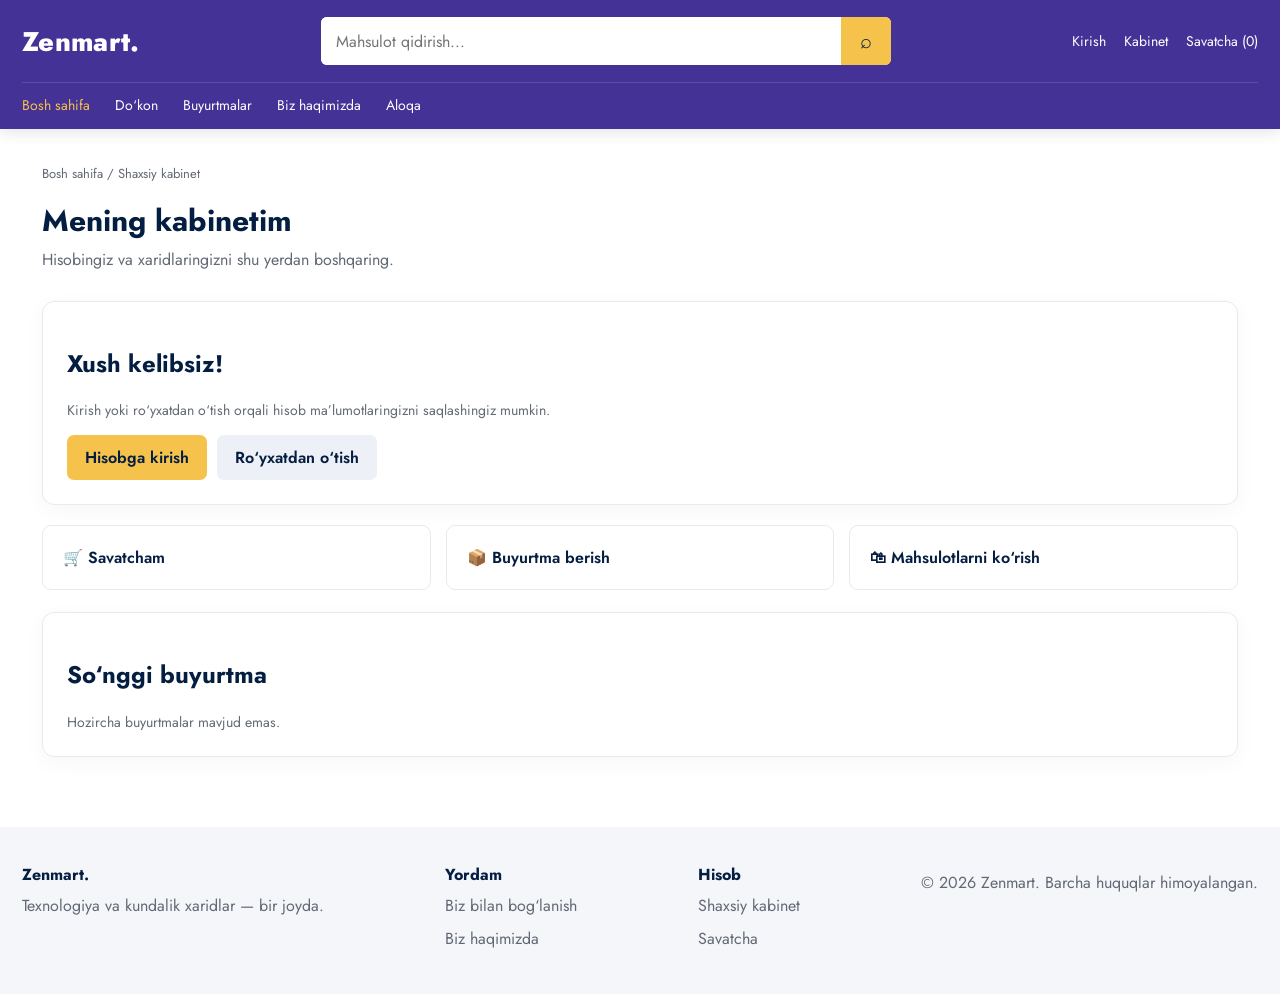
<file: mypage/mypagee.html>
<!DOCTYPE html>
<html lang="uz"><head><meta charset="UTF-8"><meta name="viewport" content="width=device-width, initial-scale=1.0"><title>Mening kabinetim | Zenmart</title><link rel="stylesheet" href="../public/css/pages.css"></head><body>
<header class="site-header"><div class="head-wrap"><div class="head-top"><a class="logo" href="../index.html">Zenmart.</a><form class="search" action="../product/allpr.html"><input name="q" placeholder="Mahsulot qidirish..." aria-label="Mahsulot qidirish"><button aria-label="Qidirish">⌕</button></form><div class="head-actions"><a href="../other/login.html">Kirish</a><a class="active" href="mypagee.html">Kabinet</a><a href="../order/cart.html">Savatcha (<span data-cart-count>0</span>)</a></div></div><nav class="nav-links"><a href="../index.html">Bosh sahifa</a><a href="../product/allpr.html">Do‘kon</a><a href="../order/cart.html">Buyurtmalar</a><a href="../other/about.html">Biz haqimizda</a><a href="../other/contact.html">Aloqa</a></nav></div></header>
<main class="page"><div class="crumb"><a href="../index.html">Bosh sahifa</a> / Shaxsiy kabinet</div><h1 class="page-title">Mening kabinetim</h1><p class="lead">Hisobingiz va xaridlaringizni shu yerdan boshqaring.</p><section class="panel" style="margin-bottom:20px"><h2 id="profile-name">Xush kelibsiz!</h2><p id="profile-email" class="muted">Kirish yoki ro‘yxatdan o‘tish orqali hisob ma’lumotlaringizni saqlashingiz mumkin.</p><div style="display:flex;gap:10px;flex-wrap:wrap;margin-top:15px"><a class="btn gold" href="../other/login.html">Hisobga kirish</a><a class="btn light" href="../other/singuo.html">Ro‘yxatdan o‘tish</a><button id="logout" class="btn light hidden" type="button">Chiqish</button></div></section><div class="profile-links"><a href="../order/cart.html">🛒 Savatcham</a><a href="../order/checkout.html">📦 Buyurtma berish</a><a href="../product/allpr.html">🛍 Mahsulotlarni ko‘rish</a></div><section class="panel" style="margin-top:22px"><h2>So‘nggi buyurtma</h2><div id="last-order" class="muted">Hozircha buyurtmalar mavjud emas.</div></section></main>
<footer class="site-footer"><div class="foot-wrap"><div><b>Zenmart.</b><p>Texnologiya va kundalik xaridlar — bir joyda.</p></div><div><b>Yordam</b><p><a href="../other/contact.html">Biz bilan bog‘lanish</a></p><p><a href="../other/about.html">Biz haqimizda</a></p></div><div><b>Hisob</b><p><a href="mypagee.html">Shaxsiy kabinet</a></p><p><a href="../order/cart.html">Savatcha</a></p></div><div><p>© 2026 Zenmart. Barcha huquqlar himoyalangan.</p></div></div></footer>
<script>
  try{const user=JSON.parse(localStorage.getItem('zenmart-user')||'null');if(user){document.querySelector('#profile-name').textContent='Xush kelibsiz, '+(user.name||'mijoz')+'!';document.querySelector('#profile-email').textContent=user.email||'';document.querySelector('#logout').classList.remove('hidden')}const order=JSON.parse(localStorage.getItem('zenmart-last-order')||'null');if(order){document.querySelector('#last-order').innerHTML=`<p>Buyurtma raqami: <b>${order.number||'—'}</b></p><p>Sana: ${new Date(order.date).toLocaleString('uz-UZ')}</p><p>Mahsulotlar: ${(order.items||[]).reduce((s,x)=>s+Number(x.qty||0),0)} ta · Jami: <b>$${Number(order.total||0).toFixed(2)}</b></p><a class="btn light" href="../order/resived.html">Buyurtma tafsilotlari</a>`}}catch(e){document.querySelector('#last-order').textContent='Ma’lumotlarni o‘qishda xatolik yuz berdi.'}document.querySelector('#logout').addEventListener('click',()=>{localStorage.removeItem('zenmart-user');location.reload()});
</script><script src="../public/js/store.js"></script></body></html>
</file>
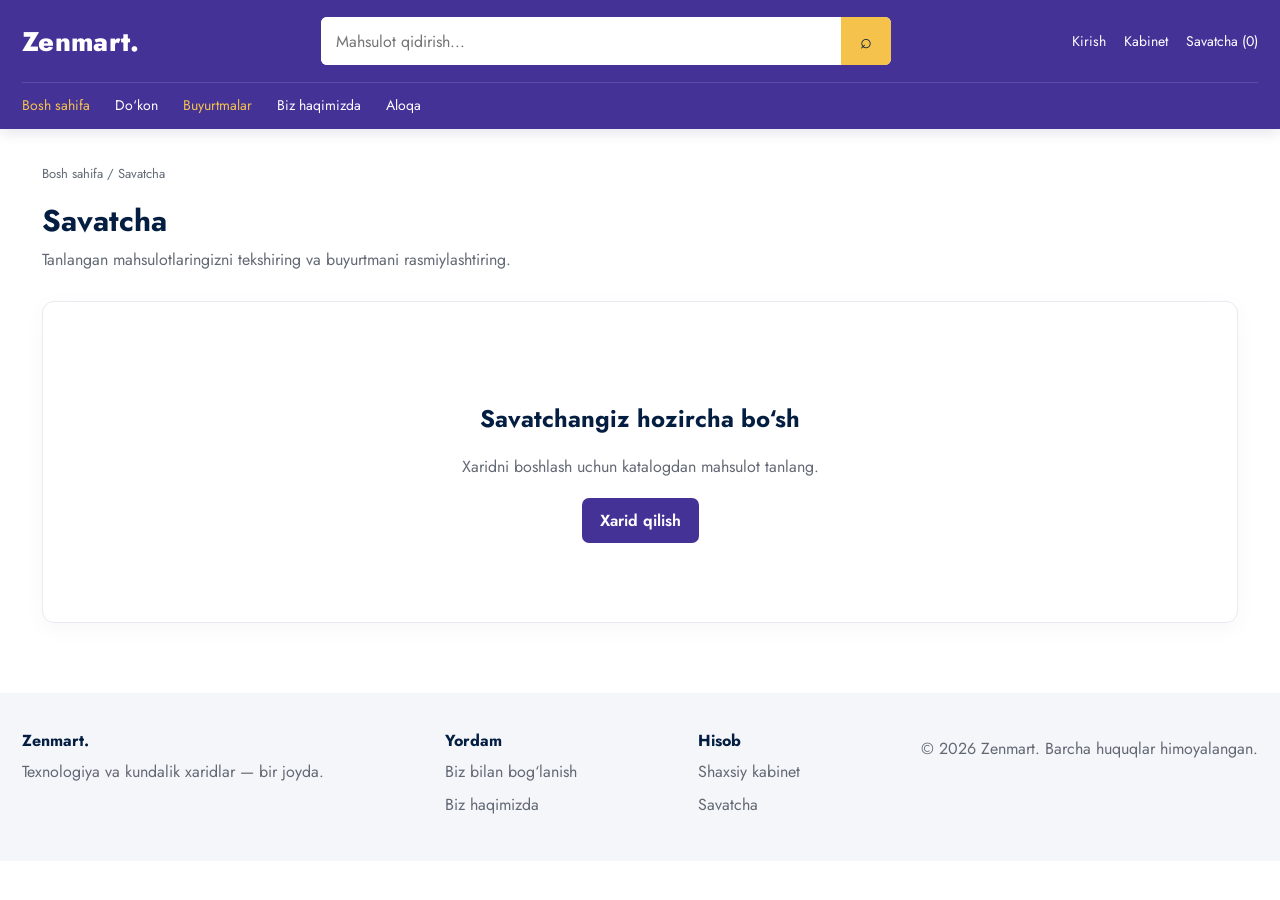
<file: order/cart.html>
<!DOCTYPE html>
<html lang="uz"><head><meta charset="UTF-8"><meta name="viewport" content="width=device-width, initial-scale=1.0"><title>Savatcha | Zenmart</title><link rel="stylesheet" href="../public/css/pages.css"></head><body>
<header class="site-header"><div class="head-wrap"><div class="head-top"><a class="logo" href="../index.html">Zenmart.</a><form class="search" action="../product/allpr.html"><input name="q" placeholder="Mahsulot qidirish..." aria-label="Mahsulot qidirish"><button aria-label="Qidirish">⌕</button></form><div class="head-actions"><a href="../other/login.html">Kirish</a><a href="../mypage/mypagee.html">Kabinet</a><a class="active" href="cart.html">Savatcha (<span class="basket_count" data-cart-count>0</span>)</a></div></div><nav class="nav-links"><a href="../index.html">Bosh sahifa</a><a href="../product/allpr.html">Do‘kon</a><a class="active" href="cart.html">Buyurtmalar</a><a href="../other/about.html">Biz haqimizda</a><a href="../other/contact.html">Aloqa</a></nav></div></header>
<main class="page"><div class="crumb"><a href="../index.html">Bosh sahifa</a> / Savatcha</div><h1 class="page-title">Savatcha</h1><p class="lead">Tanlangan mahsulotlaringizni tekshiring va buyurtmani rasmiylashtiring.</p><section class="panel"><div id="cart-items"></div><div id="cart-summary" class="summary hidden"><div><span>Oraliq jami</span><b id="subtotal">$0.00</b></div><div><span>Yetkazib berish</span><b>Bepul</b></div><div style="font-size:20px;border-top:1px solid var(--line);margin-top:7px;padding-top:15px"><b>Jami</b><b id="total">$0.00</b></div><a class="btn gold full" style="margin-top:12px" href="checkout.html">Buyurtmani rasmiylashtirish</a></div></section></main>
<footer class="site-footer"><div class="foot-wrap"><div><b>Zenmart.</b><p>Texnologiya va kundalik xaridlar — bir joyda.</p></div><div><b>Yordam</b><p><a href="../other/contact.html">Biz bilan bog‘lanish</a></p><p><a href="../other/about.html">Biz haqimizda</a></p></div><div><b>Hisob</b><p><a href="../mypage/mypagee.html">Shaxsiy kabinet</a></p><p><a href="cart.html">Savatcha</a></p></div><div><p>© 2026 Zenmart. Barcha huquqlar himoyalangan.</p></div></div></footer><script src="../public/js/store.js"></script></body></html>
</file>
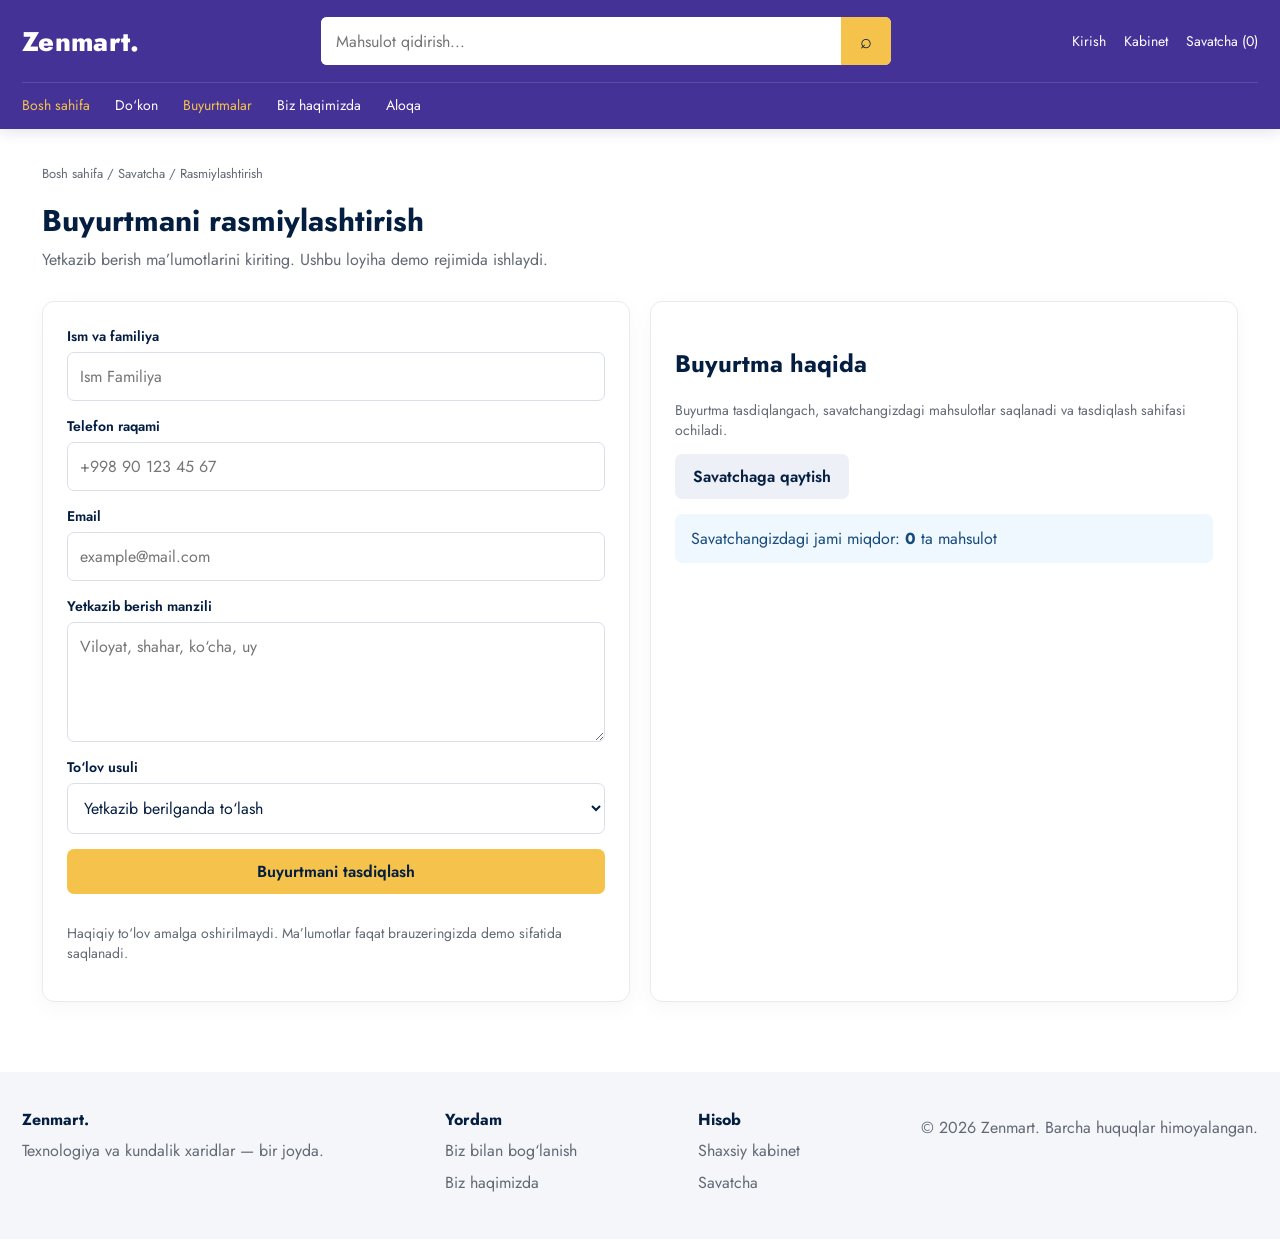
<file: order/checkout.html>
<!DOCTYPE html>
<html lang="uz"><head><meta charset="UTF-8"><meta name="viewport" content="width=device-width, initial-scale=1.0"><title>Buyurtmani rasmiylashtirish | Zenmart</title><link rel="stylesheet" href="../public/css/pages.css"></head><body>
<header class="site-header"><div class="head-wrap"><div class="head-top"><a class="logo" href="../index.html">Zenmart.</a><form class="search" action="../product/allpr.html"><input name="q" placeholder="Mahsulot qidirish..." aria-label="Mahsulot qidirish"><button aria-label="Qidirish">⌕</button></form><div class="head-actions"><a href="../other/login.html">Kirish</a><a href="../mypage/mypagee.html">Kabinet</a><a href="cart.html">Savatcha (<span class="basket_count" data-cart-count>0</span>)</a></div></div><nav class="nav-links"><a href="../index.html">Bosh sahifa</a><a href="../product/allpr.html">Do‘kon</a><a class="active" href="cart.html">Buyurtmalar</a><a href="../other/about.html">Biz haqimizda</a><a href="../other/contact.html">Aloqa</a></nav></div></header>
<main class="page"><div class="crumb"><a href="../index.html">Bosh sahifa</a> / <a href="cart.html">Savatcha</a> / Rasmiylashtirish</div><h1 class="page-title">Buyurtmani rasmiylashtirish</h1><p class="lead">Yetkazib berish ma’lumotlarini kiriting. Ushbu loyiha demo rejimida ishlaydi.</p><div class="two-col"><form class="panel form" onsubmit="zmCheckout(event)"><div class="field"><label for="customer-name">Ism va familiya</label><input id="customer-name" name="name" required autocomplete="name" placeholder="Ism Familiya"></div><div class="field"><label for="customer-phone">Telefon raqami</label><input id="customer-phone" name="phone" required type="tel" autocomplete="tel" placeholder="+998 90 123 45 67"></div><div class="field"><label for="customer-email">Email</label><input id="customer-email" name="email" required type="email" autocomplete="email" placeholder="example@mail.com"></div><div class="field"><label for="customer-address">Yetkazib berish manzili</label><textarea id="customer-address" name="address" required autocomplete="street-address" placeholder="Viloyat, shahar, ko‘cha, uy"></textarea></div><div class="field"><label for="payment">To‘lov usuli</label><select id="payment" name="payment"><option>Yetkazib berilganda to‘lash</option><option>Bank kartasi (demo)</option></select></div><button class="btn gold" type="submit">Buyurtmani tasdiqlash</button><p class="muted">Haqiqiy to‘lov amalga oshirilmaydi. Ma’lumotlar faqat brauzeringizda demo sifatida saqlanadi.</p></form><aside class="panel"><h2>Buyurtma haqida</h2><p class="muted">Buyurtma tasdiqlangach, savatchangizdagi mahsulotlar saqlanadi va tasdiqlash sahifasi ochiladi.</p><a class="btn light" href="cart.html">Savatchaga qaytish</a><div class="notice">Savatchangizdagi jami miqdor: <b data-cart-count>0</b> ta mahsulot</div></aside></div></main>
<footer class="site-footer"><div class="foot-wrap"><div><b>Zenmart.</b><p>Texnologiya va kundalik xaridlar — bir joyda.</p></div><div><b>Yordam</b><p><a href="../other/contact.html">Biz bilan bog‘lanish</a></p><p><a href="../other/about.html">Biz haqimizda</a></p></div><div><b>Hisob</b><p><a href="../mypage/mypagee.html">Shaxsiy kabinet</a></p><p><a href="cart.html">Savatcha</a></p></div><div><p>© 2026 Zenmart. Barcha huquqlar himoyalangan.</p></div></div></footer><script src="../public/js/store.js"></script></body></html>
</file>
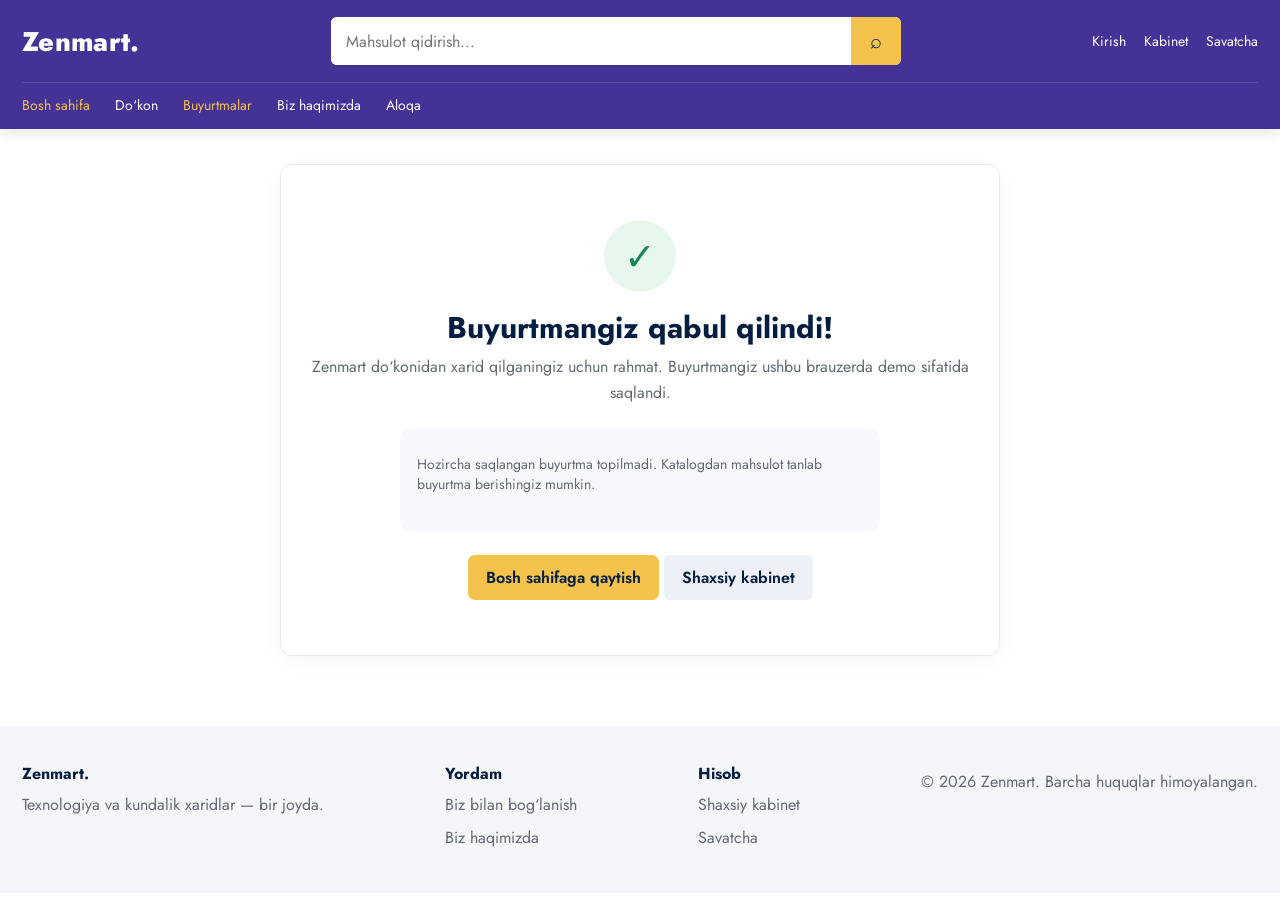
<file: order/resived.html>
<!DOCTYPE html>
<html lang="uz"><head><meta charset="UTF-8"><meta name="viewport" content="width=device-width, initial-scale=1.0"><title>Buyurtma qabul qilindi | Zenmart</title><link rel="stylesheet" href="../public/css/pages.css"><style>.success-mark{width:72px;height:72px;border-radius:50%;display:grid;place-items:center;background:#e8f7ee;color:#198754;font-size:38px;margin:0 auto 18px}.success-card{max-width:720px;margin:20px auto}.order-detail{max-width:480px;margin:24px auto;text-align:left;background:#f7f8fb;border-radius:9px;padding:17px}.order-detail div{display:flex;justify-content:space-between;gap:15px;padding:6px 0}</style></head><body>
<header class="site-header"><div class="head-wrap"><div class="head-top"><a class="logo" href="../index.html">Zenmart.</a><form class="search" action="../product/allpr.html"><input name="q" placeholder="Mahsulot qidirish..." aria-label="Mahsulot qidirish"><button aria-label="Qidirish">⌕</button></form><div class="head-actions"><a href="../other/login.html">Kirish</a><a href="../mypage/mypagee.html">Kabinet</a><a href="cart.html">Savatcha</a></div></div><nav class="nav-links"><a href="../index.html">Bosh sahifa</a><a href="../product/allpr.html">Do‘kon</a><a class="active" href="cart.html">Buyurtmalar</a><a href="../other/about.html">Biz haqimizda</a><a href="../other/contact.html">Aloqa</a></nav></div></header>
<main class="page"><div class="panel empty success-card"><div class="success-mark">✓</div><h1 class="page-title">Buyurtmangiz qabul qilindi!</h1><p class="lead">Zenmart do‘konidan xarid qilganingiz uchun rahmat. Buyurtmangiz ushbu brauzerda demo sifatida saqlandi.</p><div id="order-info" class="order-detail"><p class="muted">Buyurtma ma’lumotlari yuklanmoqda...</p></div><a class="btn gold" href="../index.html">Bosh sahifaga qaytish</a> <a class="btn light" href="../mypage/mypagee.html">Shaxsiy kabinet</a></div></main>
<footer class="site-footer"><div class="foot-wrap"><div><b>Zenmart.</b><p>Texnologiya va kundalik xaridlar — bir joyda.</p></div><div><b>Yordam</b><p><a href="../other/contact.html">Biz bilan bog‘lanish</a></p><p><a href="../other/about.html">Biz haqimizda</a></p></div><div><b>Hisob</b><p><a href="../mypage/mypagee.html">Shaxsiy kabinet</a></p><p><a href="cart.html">Savatcha</a></p></div><div><p>© 2026 Zenmart. Barcha huquqlar himoyalangan.</p></div></div></footer>
<script>
  try{const order=JSON.parse(localStorage.getItem('zenmart-last-order')||'null');const box=document.querySelector('#order-info');if(order){box.innerHTML=`<div><span>Buyurtma raqami</span><b>${order.number||'—'}</b></div><div><span>Sana</span><b>${new Date(order.date).toLocaleString('uz-UZ')}</b></div><div><span>Mahsulotlar</span><b>${(order.items||[]).reduce((s,x)=>s+Number(x.qty||0),0)} ta</b></div><div><span>Jami</span><b>$${Number(order.total||0).toFixed(2)}</b></div>`}else{box.innerHTML='<p class="muted">Hozircha saqlangan buyurtma topilmadi. Katalogdan mahsulot tanlab buyurtma berishingiz mumkin.</p>'}}catch(error){document.querySelector('#order-info').textContent='Buyurtma ma’lumotlarini o‘qib bo‘lmadi.'}
</script><script src="../public/js/store.js"></script></body></html>
</file>
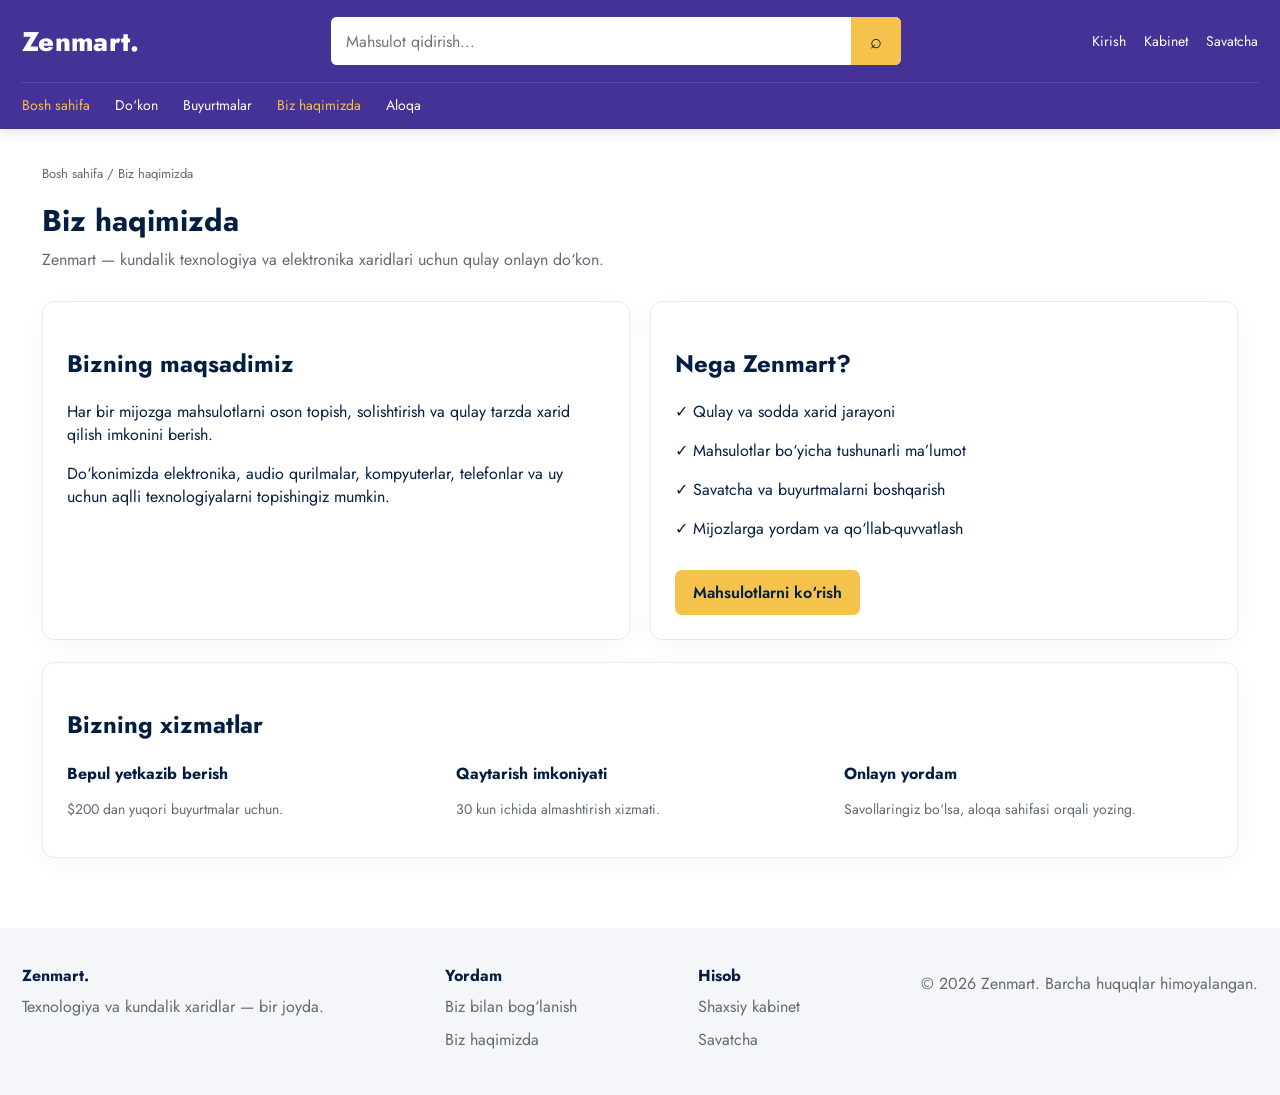
<file: other/about.html>
<!DOCTYPE html>
<html lang="uz"><head><meta charset="UTF-8"><meta name="viewport" content="width=device-width, initial-scale=1.0"><title>Biz haqimizda | Zenmart</title><link rel="stylesheet" href="../public/css/pages.css"></head><body>
<header class="site-header"><div class="head-wrap"><div class="head-top"><a class="logo" href="../index.html">Zenmart.</a><form class="search" action="../product/allpr.html"><input name="q" placeholder="Mahsulot qidirish..." aria-label="Mahsulot qidirish"><button aria-label="Qidirish">⌕</button></form><div class="head-actions"><a href="login.html">Kirish</a><a href="../mypage/mypagee.html">Kabinet</a><a href="../order/cart.html">Savatcha</a></div></div><nav class="nav-links"><a href="../index.html">Bosh sahifa</a><a href="../product/allpr.html">Do‘kon</a><a href="../order/cart.html">Buyurtmalar</a><a class="active" href="about.html">Biz haqimizda</a><a href="contact.html">Aloqa</a></nav></div></header>
<main class="page"><div class="crumb"><a href="../index.html">Bosh sahifa</a> / Biz haqimizda</div><h1 class="page-title">Biz haqimizda</h1><p class="lead">Zenmart — kundalik texnologiya va elektronika xaridlari uchun qulay onlayn do‘kon.</p><section class="two-col"><article class="panel"><h2>Bizning maqsadimiz</h2><p>Har bir mijozga mahsulotlarni oson topish, solishtirish va qulay tarzda xarid qilish imkonini berish.</p><p>Do‘konimizda elektronika, audio qurilmalar, kompyuterlar, telefonlar va uy uchun aqlli texnologiyalarni topishingiz mumkin.</p></article><article class="panel"><h2>Nega Zenmart?</h2><p>✓ Qulay va sodda xarid jarayoni</p><p>✓ Mahsulotlar bo‘yicha tushunarli ma’lumot</p><p>✓ Savatcha va buyurtmalarni boshqarish</p><p>✓ Mijozlarga yordam va qo‘llab-quvvatlash</p><a class="btn gold" style="margin-top:14px" href="../product/allpr.html">Mahsulotlarni ko‘rish</a></article></section><section class="panel" style="margin-top:22px"><h2>Bizning xizmatlar</h2><div class="grid"><div><b>Bepul yetkazib berish</b><p class="muted">$200 dan yuqori buyurtmalar uchun.</p></div><div><b>Qaytarish imkoniyati</b><p class="muted">30 kun ichida almashtirish xizmati.</p></div><div><b>Onlayn yordam</b><p class="muted">Savollaringiz bo‘lsa, aloqa sahifasi orqali yozing.</p></div></div></section></main>
<footer class="site-footer"><div class="foot-wrap"><div><b>Zenmart.</b><p>Texnologiya va kundalik xaridlar — bir joyda.</p></div><div><b>Yordam</b><p><a href="contact.html">Biz bilan bog‘lanish</a></p><p><a href="about.html">Biz haqimizda</a></p></div><div><b>Hisob</b><p><a href="../mypage/mypagee.html">Shaxsiy kabinet</a></p><p><a href="../order/cart.html">Savatcha</a></p></div><div><p>© 2026 Zenmart. Barcha huquqlar himoyalangan.</p></div></div></footer><script src="../public/js/store.js"></script></body></html>
</file>
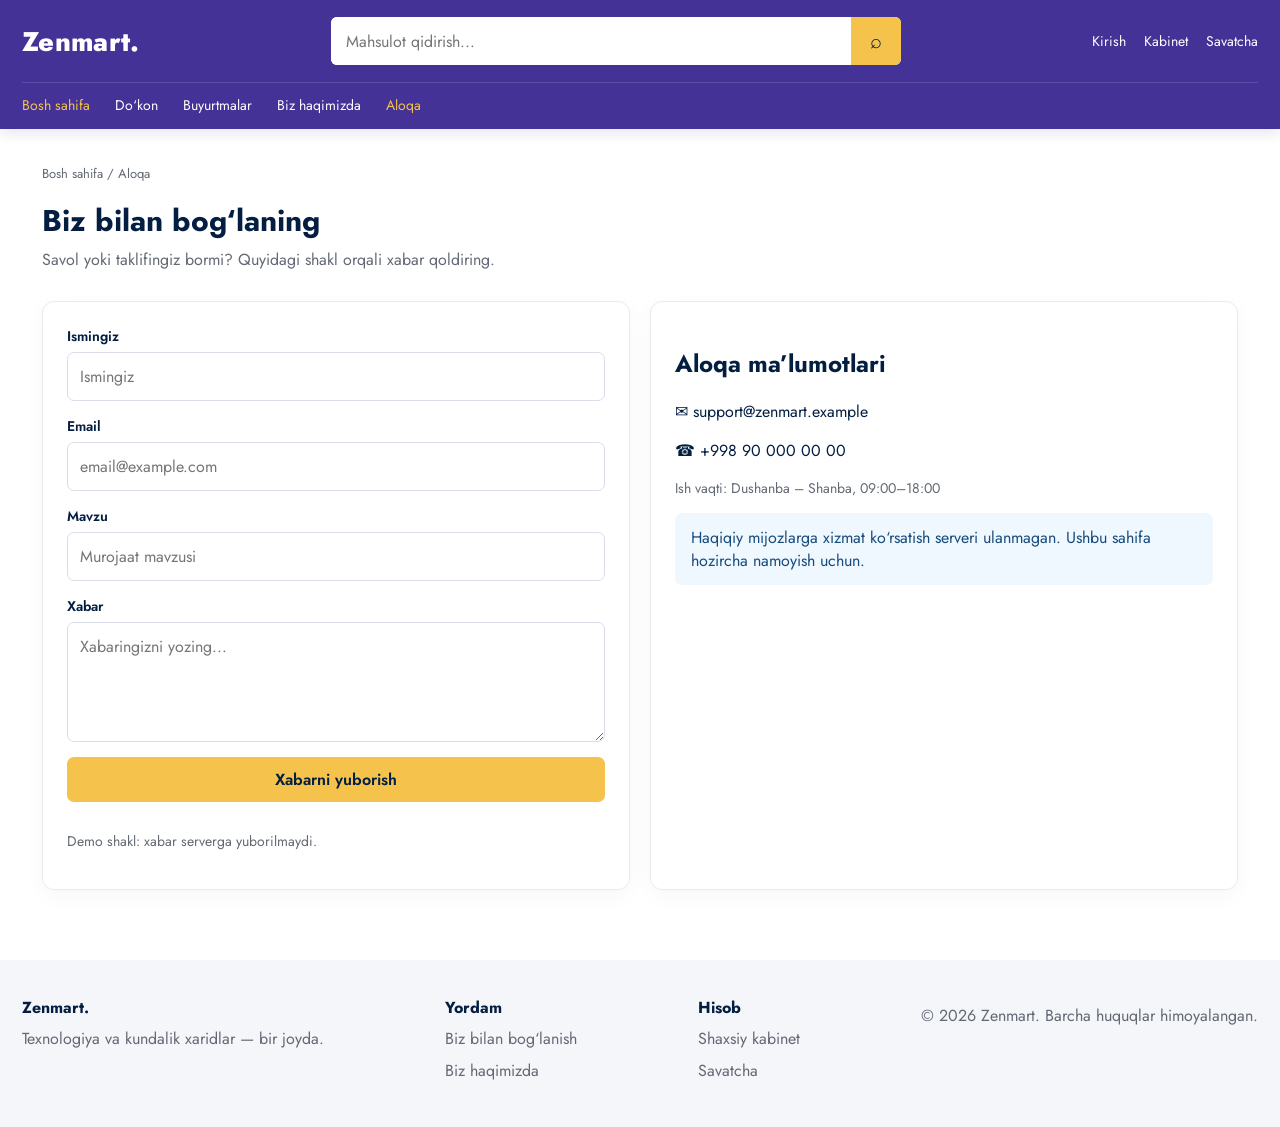
<file: other/contact.html>
<!DOCTYPE html>
<html lang="uz"><head><meta charset="UTF-8"><meta name="viewport" content="width=device-width, initial-scale=1.0"><title>Aloqa | Zenmart</title><link rel="stylesheet" href="../public/css/pages.css"></head><body>
<header class="site-header"><div class="head-wrap"><div class="head-top"><a class="logo" href="../index.html">Zenmart.</a><form class="search" action="../product/allpr.html"><input name="q" placeholder="Mahsulot qidirish..." aria-label="Mahsulot qidirish"><button aria-label="Qidirish">⌕</button></form><div class="head-actions"><a href="login.html">Kirish</a><a href="../mypage/mypagee.html">Kabinet</a><a href="../order/cart.html">Savatcha</a></div></div><nav class="nav-links"><a href="../index.html">Bosh sahifa</a><a href="../product/allpr.html">Do‘kon</a><a href="../order/cart.html">Buyurtmalar</a><a href="about.html">Biz haqimizda</a><a class="active" href="contact.html">Aloqa</a></nav></div></header>
<main class="page"><div class="crumb"><a href="../index.html">Bosh sahifa</a> / Aloqa</div><h1 class="page-title">Biz bilan bog‘laning</h1><p class="lead">Savol yoki taklifingiz bormi? Quyidagi shakl orqali xabar qoldiring.</p><div class="two-col"><form id="contact-form" class="panel form"><div class="field"><label for="contact-name">Ismingiz</label><input id="contact-name" required placeholder="Ismingiz"></div><div class="field"><label for="contact-email">Email</label><input id="contact-email" required type="email" placeholder="email@example.com"></div><div class="field"><label for="contact-subject">Mavzu</label><input id="contact-subject" required placeholder="Murojaat mavzusi"></div><div class="field"><label for="contact-message">Xabar</label><textarea id="contact-message" required placeholder="Xabaringizni yozing..."></textarea></div><button class="btn gold" type="submit">Xabarni yuborish</button><p id="contact-status" class="muted" aria-live="polite">Demo shakl: xabar serverga yuborilmaydi.</p></form><aside class="panel"><h2>Aloqa ma’lumotlari</h2><p>✉ support@zenmart.example</p><p>☎ +998 90 000 00 00</p><p class="muted">Ish vaqti: Dushanba – Shanba, 09:00–18:00</p><div class="notice">Haqiqiy mijozlarga xizmat ko‘rsatish serveri ulanmagan. Ushbu sahifa hozircha namoyish uchun.</div></aside></div></main>
<footer class="site-footer"><div class="foot-wrap"><div><b>Zenmart.</b><p>Texnologiya va kundalik xaridlar — bir joyda.</p></div><div><b>Yordam</b><p><a href="contact.html">Biz bilan bog‘lanish</a></p><p><a href="about.html">Biz haqimizda</a></p></div><div><b>Hisob</b><p><a href="../mypage/mypagee.html">Shaxsiy kabinet</a></p><p><a href="../order/cart.html">Savatcha</a></p></div><div><p>© 2026 Zenmart. Barcha huquqlar himoyalangan.</p></div></div></footer><script>document.querySelector('#contact-form').addEventListener('submit',event=>{event.preventDefault();document.querySelector('#contact-status').textContent='Rahmat! Xabaringiz demo rejimida qabul qilindi.';document.querySelector('#contact-status').classList.add('notice','success');event.currentTarget.reset()})</script><script src="../public/js/store.js"></script></body></html>
</file>
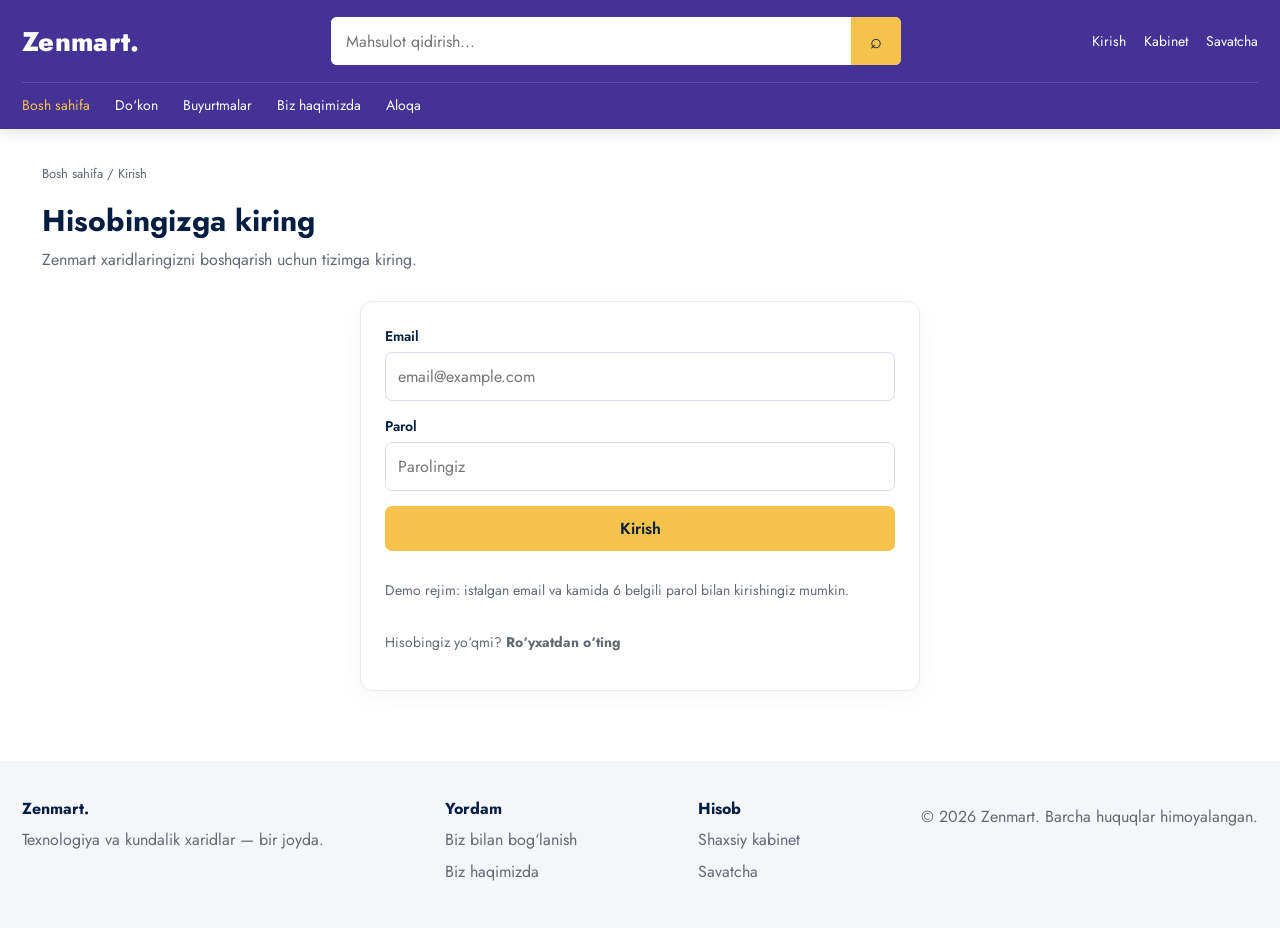
<file: other/login.html>
<!DOCTYPE html>
<html lang="uz"><head><meta charset="UTF-8"><meta name="viewport" content="width=device-width, initial-scale=1.0"><title>Hisobga kirish | Zenmart</title><link rel="stylesheet" href="../public/css/pages.css"></head><body>
<header class="site-header"><div class="head-wrap"><div class="head-top"><a class="logo" href="../index.html">Zenmart.</a><form class="search" action="../product/allpr.html"><input name="q" placeholder="Mahsulot qidirish..." aria-label="Mahsulot qidirish"><button aria-label="Qidirish">⌕</button></form><div class="head-actions"><a class="active" href="login.html">Kirish</a><a href="../mypage/mypagee.html">Kabinet</a><a href="../order/cart.html">Savatcha</a></div></div><nav class="nav-links"><a href="../index.html">Bosh sahifa</a><a href="../product/allpr.html">Do‘kon</a><a href="../order/cart.html">Buyurtmalar</a><a href="about.html">Biz haqimizda</a><a href="contact.html">Aloqa</a></nav></div></header>
<main class="page"><div class="crumb"><a href="../index.html">Bosh sahifa</a> / Kirish</div><h1 class="page-title">Hisobingizga kiring</h1><p class="lead">Zenmart xaridlaringizni boshqarish uchun tizimga kiring.</p><section class="panel" style="max-width:560px;margin:auto"><form id="login-form" class="form"><div class="field"><label for="login-email">Email</label><input id="login-email" type="email" required autocomplete="email" placeholder="email@example.com"></div><div class="field"><label for="login-password">Parol</label><input id="login-password" type="password" required minlength="6" autocomplete="current-password" placeholder="Parolingiz"></div><button class="btn gold" type="submit">Kirish</button><p id="login-status" class="muted" aria-live="polite">Demo rejim: istalgan email va kamida 6 belgili parol bilan kirishingiz mumkin.</p></form><p class="muted" style="margin-top:18px">Hisobingiz yo‘qmi? <a href="singuo.html"><b>Ro‘yxatdan o‘ting</b></a></p></section></main>
<footer class="site-footer"><div class="foot-wrap"><div><b>Zenmart.</b><p>Texnologiya va kundalik xaridlar — bir joyda.</p></div><div><b>Yordam</b><p><a href="contact.html">Biz bilan bog‘lanish</a></p><p><a href="about.html">Biz haqimizda</a></p></div><div><b>Hisob</b><p><a href="../mypage/mypagee.html">Shaxsiy kabinet</a></p><p><a href="../order/cart.html">Savatcha</a></p></div><div><p>© 2026 Zenmart. Barcha huquqlar himoyalangan.</p></div></div></footer><script>document.querySelector('#login-form').addEventListener('submit',event=>{event.preventDefault();const email=document.querySelector('#login-email').value.trim();const old=JSON.parse(localStorage.getItem('zenmart-user')||'null');const user={name:old?.email===email?old.name:(email.split('@')[0]||'Mijoz'),email};localStorage.setItem('zenmart-user',JSON.stringify(user));location.href='../mypage/mypagee.html'})</script><script src="../public/js/store.js"></script></body></html>
</file>
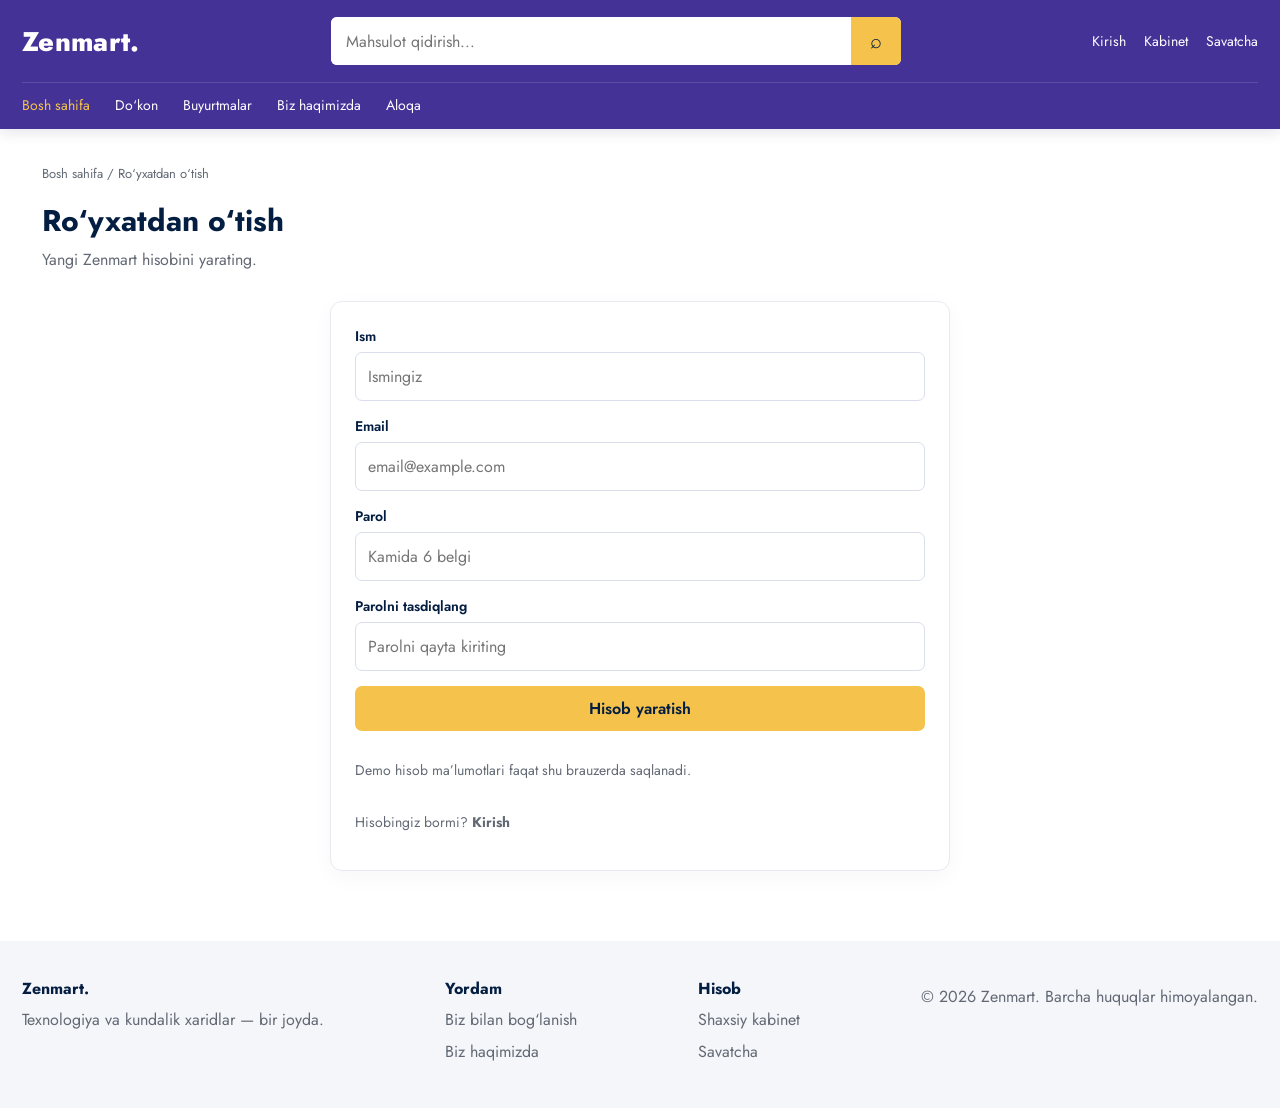
<file: other/singuo.html>
<!DOCTYPE html>
<html lang="uz"><head><meta charset="UTF-8"><meta name="viewport" content="width=device-width, initial-scale=1.0"><title>Ro‘yxatdan o‘tish | Zenmart</title><link rel="stylesheet" href="../public/css/pages.css"></head><body>
<header class="site-header"><div class="head-wrap"><div class="head-top"><a class="logo" href="../index.html">Zenmart.</a><form class="search" action="../product/allpr.html"><input name="q" placeholder="Mahsulot qidirish..." aria-label="Mahsulot qidirish"><button aria-label="Qidirish">⌕</button></form><div class="head-actions"><a href="login.html">Kirish</a><a href="../mypage/mypagee.html">Kabinet</a><a href="../order/cart.html">Savatcha</a></div></div><nav class="nav-links"><a href="../index.html">Bosh sahifa</a><a href="../product/allpr.html">Do‘kon</a><a href="../order/cart.html">Buyurtmalar</a><a href="about.html">Biz haqimizda</a><a href="contact.html">Aloqa</a></nav></div></header>
<main class="page"><div class="crumb"><a href="../index.html">Bosh sahifa</a> / Ro‘yxatdan o‘tish</div><h1 class="page-title">Ro‘yxatdan o‘tish</h1><p class="lead">Yangi Zenmart hisobini yarating.</p><section class="panel" style="max-width:620px;margin:auto"><form id="register-form" class="form"><div class="field"><label for="register-name">Ism</label><input id="register-name" required autocomplete="name" placeholder="Ismingiz"></div><div class="field"><label for="register-email">Email</label><input id="register-email" type="email" required autocomplete="email" placeholder="email@example.com"></div><div class="field"><label for="register-password">Parol</label><input id="register-password" type="password" required minlength="6" autocomplete="new-password" placeholder="Kamida 6 belgi"></div><div class="field"><label for="register-confirm">Parolni tasdiqlang</label><input id="register-confirm" type="password" required minlength="6" autocomplete="new-password" placeholder="Parolni qayta kiriting"></div><button class="btn gold" type="submit">Hisob yaratish</button><p id="register-status" class="muted" aria-live="polite">Demo hisob ma’lumotlari faqat shu brauzerda saqlanadi.</p></form><p class="muted" style="margin-top:18px">Hisobingiz bormi? <a href="login.html"><b>Kirish</b></a></p></section></main>
<footer class="site-footer"><div class="foot-wrap"><div><b>Zenmart.</b><p>Texnologiya va kundalik xaridlar — bir joyda.</p></div><div><b>Yordam</b><p><a href="contact.html">Biz bilan bog‘lanish</a></p><p><a href="about.html">Biz haqimizda</a></p></div><div><b>Hisob</b><p><a href="../mypage/mypagee.html">Shaxsiy kabinet</a></p><p><a href="../order/cart.html">Savatcha</a></p></div><div><p>© 2026 Zenmart. Barcha huquqlar himoyalangan.</p></div></div></footer><script>document.querySelector('#register-form').addEventListener('submit',event=>{event.preventDefault();const name=document.querySelector('#register-name').value.trim();const email=document.querySelector('#register-email').value.trim();const password=document.querySelector('#register-password').value;const confirm=document.querySelector('#register-confirm').value;if(password!==confirm){document.querySelector('#register-status').textContent='Parollar mos kelmadi. Qayta tekshiring.';return}localStorage.setItem('zenmart-user',JSON.stringify({name,email}));location.href='../mypage/mypagee.html'})</script><script src="../public/js/store.js"></script></body></html>
</file>
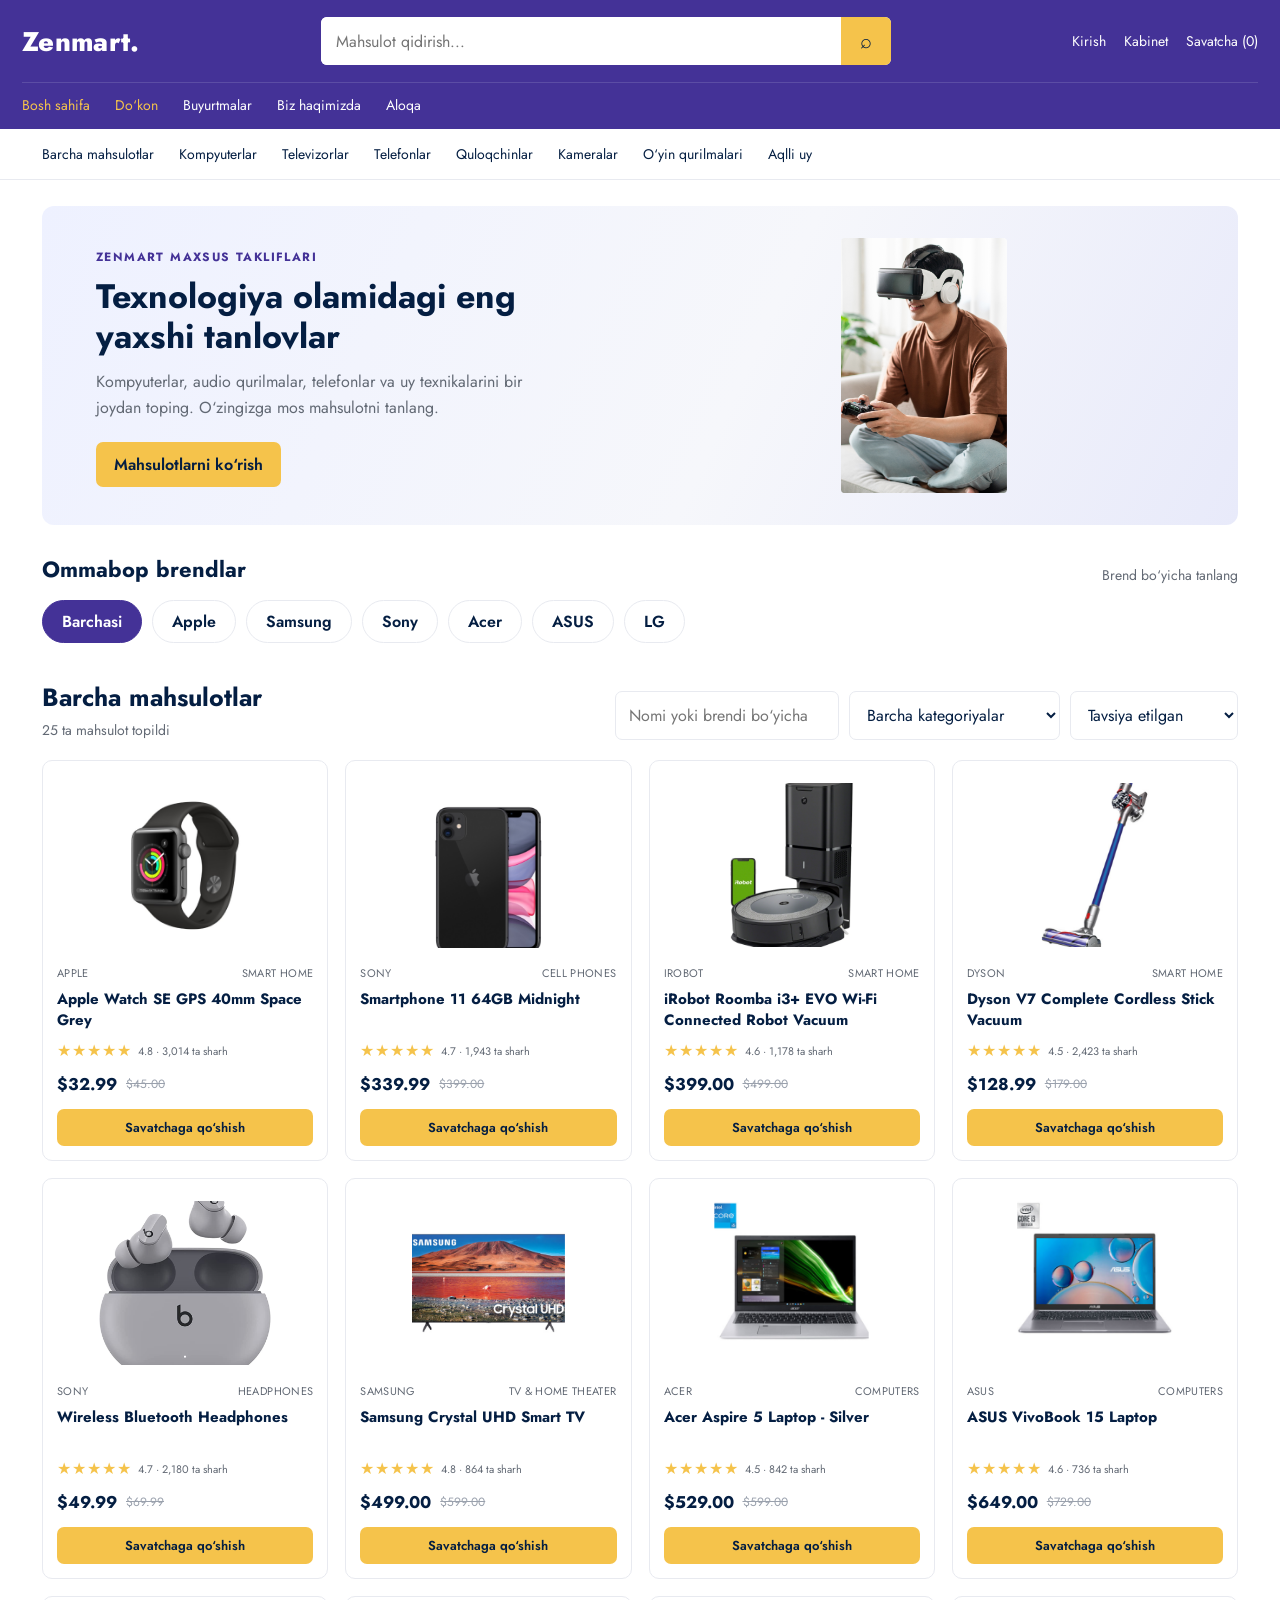
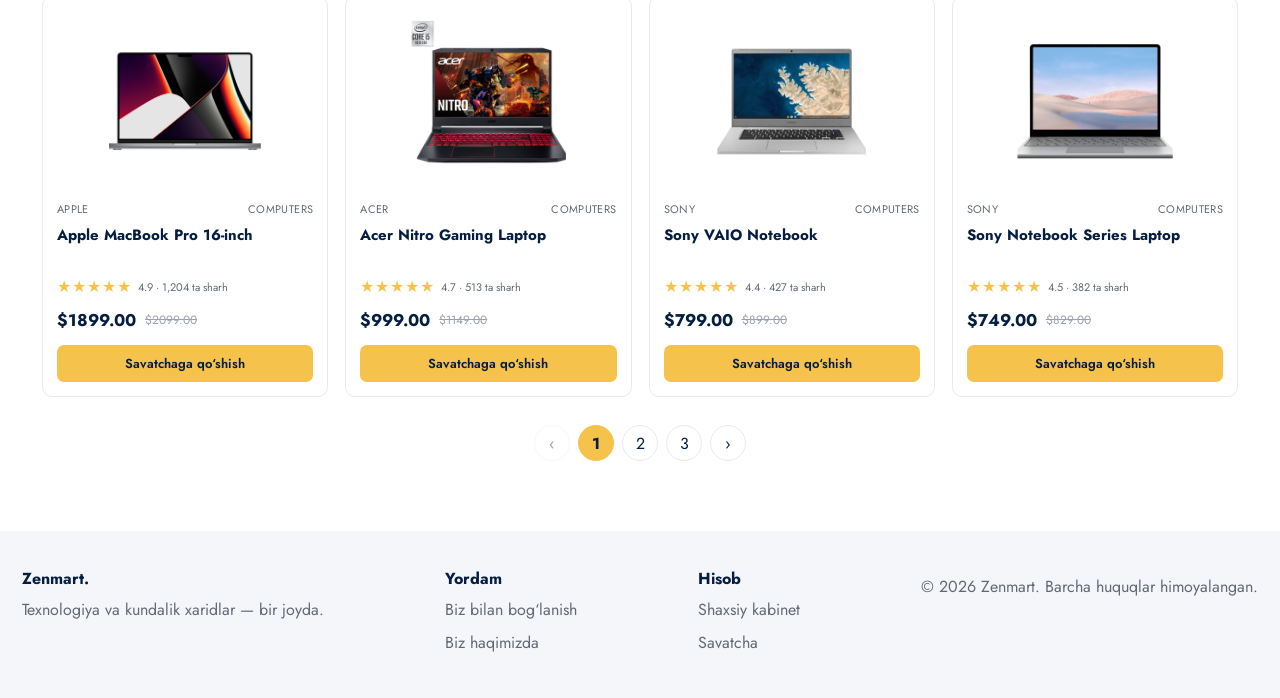
<file: product/allpr.html>
<!DOCTYPE html>
<html lang="uz">
<head>
  <meta charset="UTF-8"><meta name="viewport" content="width=device-width, initial-scale=1.0">
  <meta name="description" content="Zenmart elektronika va texnologiya mahsulotlari katalogi.">
  <title>Barcha mahsulotlar | Zenmart</title>
  <link rel="stylesheet" href="../public/css/pages.css">
  <style>
    .shop-subnav{border-bottom:1px solid var(--line);background:#fff}.shop-subnav .inner{max-width:1240px;margin:auto;padding:0 22px;display:flex;gap:25px;overflow:auto;white-space:nowrap}.shop-subnav a{padding:15px 0;display:block;font-size:14px;color:var(--navy)}.shop-subnav a:hover{color:var(--purple)}
    .shop-hero{max-width:1240px;margin:26px auto 0;padding:0 22px}.hero-box{min-height:300px;border-radius:12px;background:linear-gradient(115deg,#eef1ff 0%,#f6f7fb 58%,#e8eafa 100%);display:flex;align-items:center;justify-content:space-between;overflow:hidden;padding:32px 54px}.hero-copy{max-width:470px}.eyebrow{font-size:12px;text-transform:uppercase;letter-spacing:1.4px;color:var(--purple);font-weight:700}.hero-copy h1{font-size:34px;line-height:1.18;margin:10px 0 12px}.hero-copy p{color:var(--muted);line-height:1.6;margin:0 0 22px}.hero-box img{width:min(48%,520px);height:255px;object-fit:contain}.brands{max-width:1240px;margin:28px auto 0;padding:0 22px}.section-heading{display:flex;align-items:end;justify-content:space-between;gap:15px;margin-bottom:15px}.section-heading h2{margin:0;font-size:22px}.brand-list{display:flex;gap:10px;flex-wrap:wrap}.brand-chip{border:1px solid var(--line);background:#fff;border-radius:30px;padding:9px 19px;color:var(--navy);font-weight:600}.brand-chip:hover,.brand-chip.active{background:var(--purple);color:white;border-color:var(--purple)}
    .catalog{max-width:1240px;margin:36px auto 70px;padding:0 22px}.catalog-top{display:flex;justify-content:space-between;align-items:end;gap:20px;margin-bottom:20px}.catalog-top h2{margin:0 0 5px;font-size:25px}.catalog-top p{margin:0;color:var(--muted);font-size:14px}.catalog-tools{display:flex;gap:10px;flex-wrap:wrap}.catalog-tools input,.catalog-tools select{border:1px solid var(--line);background:#fff;color:var(--navy);border-radius:7px;padding:11px 13px;min-width:155px;outline:none}.catalog-tools input{min-width:220px}.catalog-tools input:focus,.catalog-tools select:focus{border-color:var(--purple)}.catalog-grid{display:grid;grid-template-columns:repeat(4,minmax(0,1fr));gap:17px}.catalog-card{border:1px solid var(--line);border-radius:10px;padding:14px;display:flex;flex-direction:column;min-width:0;transition:box-shadow .2s,transform .2s}.catalog-card:hover{box-shadow:0 10px 27px rgba(4,30,66,.09);transform:translateY(-2px)}.catalog-card-link{display:block;color:inherit}.catalog-image{height:180px;display:grid;place-items:center;margin-bottom:10px}.catalog-image img{max-width:100%;max-height:165px;object-fit:contain}.catalog-meta{display:flex;justify-content:space-between;gap:7px;color:var(--muted);font-size:11px;text-transform:uppercase;letter-spacing:.35px}.catalog-category{overflow:hidden;text-overflow:ellipsis;white-space:nowrap}.catalog-card h3{font-size:15px;line-height:1.4;margin:8px 0;min-height:42px}.catalog-rating{display:flex;flex-wrap:wrap;gap:6px;align-items:center;margin-bottom:10px}.catalog-rating span{color:var(--gold);letter-spacing:1px}.catalog-rating small{font-size:11px;color:var(--muted)}.catalog-price{display:flex;gap:9px;align-items:center;margin-bottom:13px}.catalog-price strong{font-size:17px}.catalog-price del{font-size:12px;color:#9aa1ad}.add-cart-btn{margin-top:auto;width:100%;padding:9px 12px;font-size:13px}.catalog-empty{grid-column:1/-1}.pagination{display:flex;justify-content:center;gap:8px;align-items:center;margin-top:28px}.page-num{min-width:36px;height:36px;border:1px solid var(--line);background:#fff;border-radius:50%;display:inline-grid;place-items:center;color:var(--navy)}.page-num.active{background:var(--gold);border-color:var(--gold);font-weight:700}.page-num:disabled{opacity:.4;cursor:not-allowed}
    @media(max-width:1000px){.catalog-grid{grid-template-columns:repeat(3,minmax(0,1fr))}.hero-box{padding:28px 34px}.hero-copy h1{font-size:30px}}
    @media(max-width:720px){.hero-box{flex-direction:column;text-align:center;padding:28px 20px 0}.hero-copy h1{font-size:27px}.hero-box img{width:90%;height:190px}.catalog-top{align-items:stretch;flex-direction:column}.catalog-tools input{flex:1;min-width:180px}.catalog-grid{grid-template-columns:repeat(2,minmax(0,1fr))}}
    @media(max-width:470px){.shop-hero,.brands,.catalog{padding-left:16px;padding-right:16px}.catalog-grid{gap:10px}.catalog-card{padding:10px}.catalog-image{height:135px}.catalog-image img{max-height:125px}.catalog-card h3{font-size:13px}.catalog-rating small{font-size:10px}.add-cart-btn{font-size:12px}}
  </style>
</head>
<body>
<header class="site-header"><div class="head-wrap"><div class="head-top"><a class="logo" href="../index.html">Zenmart.</a><form class="search" action="allpr.html"><input name="q" placeholder="Mahsulot qidirish..." aria-label="Mahsulot qidirish"><button aria-label="Qidirish">⌕</button></form><div class="head-actions"><a href="../other/login.html">Kirish</a><a href="../mypage/mypagee.html">Kabinet</a><a href="../order/cart.html">Savatcha (<span class="basket_count" data-cart-count>0</span>)</a></div></div><nav class="nav-links"><a href="../index.html">Bosh sahifa</a><a class="active" href="allpr.html">Do‘kon</a><a href="../order/cart.html">Buyurtmalar</a><a href="../other/about.html">Biz haqimizda</a><a href="../other/contact.html">Aloqa</a></nav></div></header>
<nav class="shop-subnav"><div class="inner"><a href="#catalog">Barcha mahsulotlar</a><a href="#catalog" data-category-link="Computers">Kompyuterlar</a><a href="#catalog" data-category-link="TV & Home Theater">Televizorlar</a><a href="#catalog" data-category-link="Cell Phones">Telefonlar</a><a href="#catalog" data-category-link="Headphones">Quloqchinlar</a><a href="#catalog" data-category-link="Cameras">Kameralar</a><a href="#catalog" data-category-link="Video Games">O‘yin qurilmalari</a><a href="#catalog" data-category-link="Smart Home">Aqlli uy</a></div></nav>
<section class="shop-hero"><div class="hero-box"><div class="hero-copy"><span class="eyebrow">Zenmart maxsus takliflari</span><h1>Texnologiya olamidagi eng yaxshi tanlovlar</h1><p>Kompyuterlar, audio qurilmalar, telefonlar va uy texnikalarini bir joydan toping. O‘zingizga mos mahsulotni tanlang.</p><a href="#catalog" class="btn gold">Mahsulotlarni ko‘rish</a></div><img src="../public/images/other/header1.png" alt="Noutbuklar uchun maxsus takliflar"></div></section>
<section class="brands"><div class="section-heading"><h2>Ommabop brendlar</h2><span class="muted">Brend bo‘yicha tanlang</span></div><div class="brand-list"><button class="brand-chip active" type="button" data-brand="all">Barchasi</button><button class="brand-chip" type="button" data-brand="Apple">Apple</button><button class="brand-chip" type="button" data-brand="Samsung">Samsung</button><button class="brand-chip" type="button" data-brand="Sony">Sony</button><button class="brand-chip" type="button" data-brand="Acer">Acer</button><button class="brand-chip" type="button" data-brand="ASUS">ASUS</button><button class="brand-chip" type="button" data-brand="LG">LG</button></div></section>
<main id="catalog" class="catalog"><div class="catalog-top"><div><h2>Barcha mahsulotlar</h2><p id="results-count">Mahsulotlar yuklanmoqda...</p></div><div class="catalog-tools"><input id="product-search" type="search" placeholder="Nomi yoki brendi bo‘yicha qidirish..." aria-label="Katalogdan qidirish"><select id="category-filter" aria-label="Kategoriya"><option value="all">Barcha kategoriyalar</option><option value="Computers">Kompyuterlar</option><option value="TV & Home Theater">Televizor va uy kinoteatri</option><option value="Cell Phones">Telefonlar</option><option value="Headphones">Quloqchinlar</option><option value="Cameras">Kameralar</option><option value="Video Games">Video o‘yinlar</option><option value="Smart Home">Aqlli uy</option></select><select id="sort-products" aria-label="Saralash"><option value="featured">Tavsiya etilgan</option><option value="price-low">Narx: arzonidan</option><option value="price-high">Narx: qimmatidan</option><option value="rating">Reyting bo‘yicha</option><option value="name">Nomi bo‘yicha</option></select><input id="brand-filter" type="hidden" value="all"><input id="current-page" type="hidden" value="1"></div></div><div id="products-grid" class="catalog-grid" aria-live="polite"></div><div class="pagination"><button id="page-prev" class="page-num" type="button" aria-label="Oldingi sahifa">‹</button><div id="pagination" style="display:flex;gap:8px"></div><button id="page-next" class="page-num" type="button" aria-label="Keyingi sahifa">›</button></div></main>
<footer class="site-footer"><div class="foot-wrap"><div><b>Zenmart.</b><p>Texnologiya va kundalik xaridlar — bir joyda.</p></div><div><b>Yordam</b><p><a href="../other/contact.html">Biz bilan bog‘lanish</a></p><p><a href="../other/about.html">Biz haqimizda</a></p></div><div><b>Hisob</b><p><a href="../mypage/mypagee.html">Shaxsiy kabinet</a></p><p><a href="../order/cart.html">Savatcha</a></p></div><div><p>© 2026 Zenmart. Barcha huquqlar himoyalangan.</p></div></div></footer>
<script src="../public/js/store.js"></script>
<script>
  document.querySelectorAll('[data-brand]').forEach(button=>button.addEventListener('click',()=>{document.querySelectorAll('[data-brand]').forEach(b=>b.classList.remove('active'));button.classList.add('active');document.querySelector('#brand-filter').value=button.dataset.brand;document.querySelector('#current-page').value=1;zmRenderProductGrid()}));
  document.querySelectorAll('[data-category-link]').forEach(link=>link.addEventListener('click',()=>{document.querySelector('#category-filter').value=link.dataset.categoryLink;document.querySelector('#current-page').value=1;zmRenderProductGrid()}));
</script>
</body>
</html>
</file>
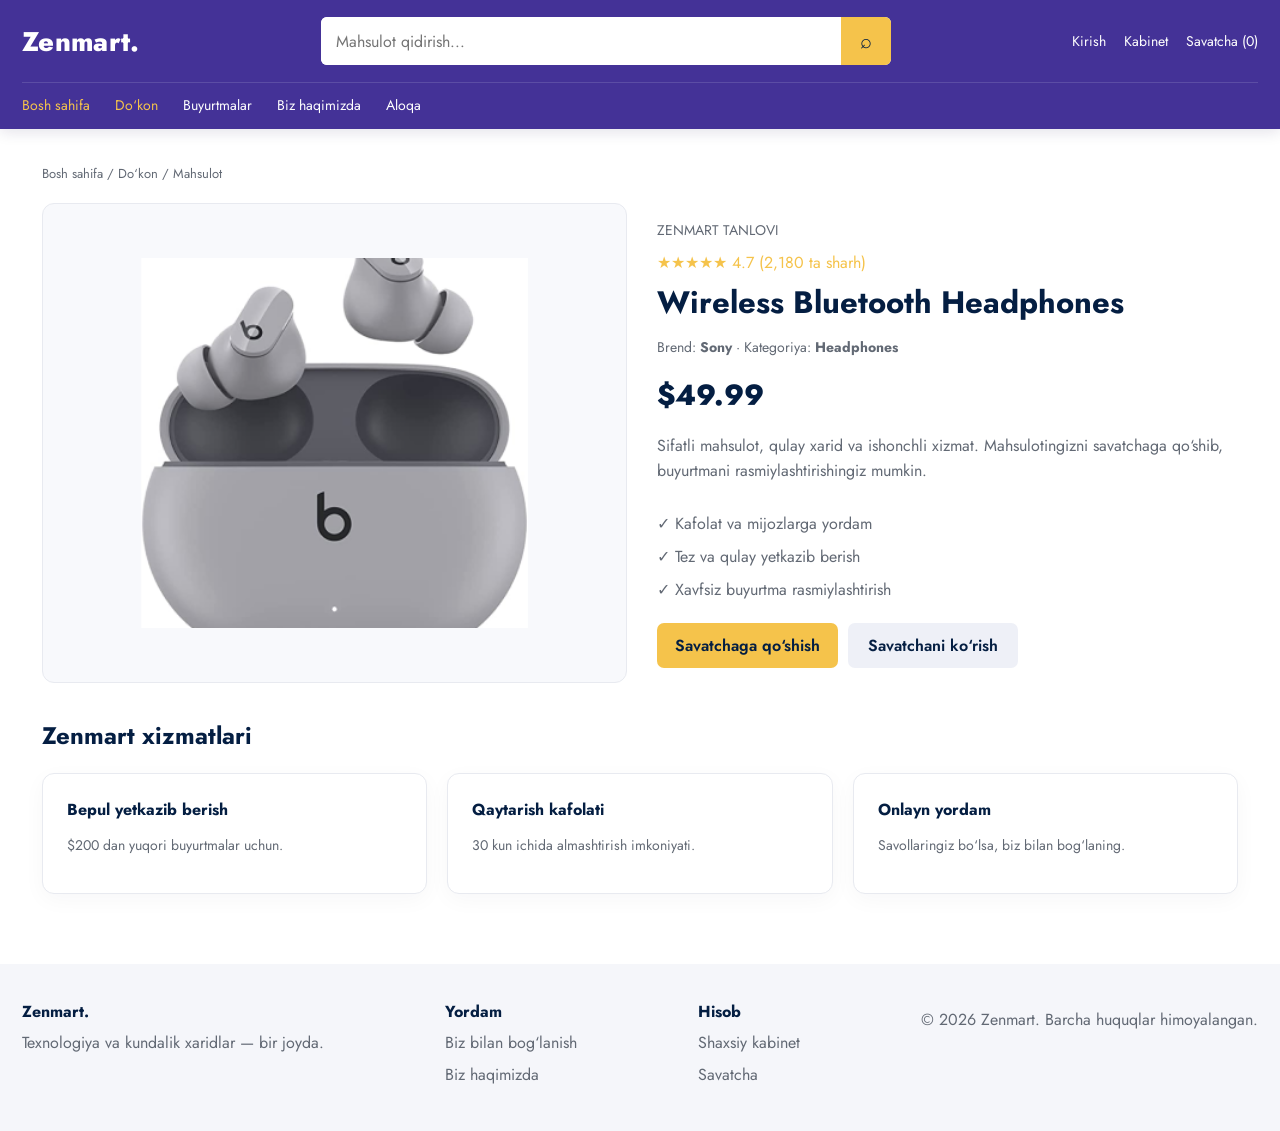
<file: product/chosenproduct.html>
<!DOCTYPE html>
<html lang="uz"><head><meta charset="UTF-8"><meta name="viewport" content="width=device-width, initial-scale=1.0"><title>Mahsulot tafsilotlari | Zenmart</title><link rel="stylesheet" href="../public/css/pages.css"><style>.detail-wrap{display:grid;grid-template-columns:1fr 1fr;gap:26px}.detail-photo{min-height:420px;display:grid;place-items:center;background:#f8f9fc;border:1px solid var(--line);border-radius:12px}.detail-photo img{width:90%;height:370px;object-fit:contain}.detail-info{padding:15px 4px}.detail-info h1{font-size:31px;line-height:1.25;margin:10px 0}.detail-price{font-size:29px;font-weight:800;margin:17px 0}.detail-rating{color:var(--gold);margin:10px 0}.detail-points{display:grid;gap:10px;margin:22px 0;color:var(--muted)}.detail-actions{display:flex;gap:10px;flex-wrap:wrap}.detail-actions .btn{min-width:170px}@media(max-width:760px){.detail-wrap{grid-template-columns:1fr}.detail-photo{min-height:300px}.detail-photo img{height:280px}.detail-info h1{font-size:25px}}</style></head>
<body>
<header class="site-header"><div class="head-wrap"><div class="head-top"><a class="logo" href="../index.html">Zenmart.</a><form class="search" action="allpr.html"><input name="q" placeholder="Mahsulot qidirish..." aria-label="Mahsulot qidirish"><button aria-label="Qidirish">⌕</button></form><div class="head-actions"><a href="../other/login.html">Kirish</a><a href="../mypage/mypagee.html">Kabinet</a><a href="../order/cart.html">Savatcha (<span class="basket_count" data-cart-count>0</span>)</a></div></div><nav class="nav-links"><a href="../index.html">Bosh sahifa</a><a class="active" href="allpr.html">Do‘kon</a><a href="../order/cart.html">Buyurtmalar</a><a href="../other/about.html">Biz haqimizda</a><a href="../other/contact.html">Aloqa</a></nav></div></header>
<main class="page" data-product-detail><div class="crumb"><a href="../index.html">Bosh sahifa</a> / <a href="allpr.html">Do‘kon</a> / Mahsulot</div><section class="detail-wrap"><div class="detail-photo"><img id="detail-img" src="../public/images/products/headphone.png" alt="Mahsulot rasmi"></div><div class="detail-info"><span class="eyebrow muted">ZENMART TANLOVI</span><div id="detail-rating" class="detail-rating">★★★★★</div><h1 id="detail-name">Wireless Bluetooth Headphones</h1><p class="muted">Brend: <b id="detail-brand">Sony</b> · Kategoriya: <b id="detail-category">Headphones</b></p><div id="detail-price" class="detail-price">$49.99</div><p class="lead">Sifatli mahsulot, qulay xarid va ishonchli xizmat. Mahsulotingizni savatchaga qo‘shib, buyurtmani rasmiylashtirishingiz mumkin.</p><div class="detail-points"><span>✓ Kafolat va mijozlarga yordam</span><span>✓ Tez va qulay yetkazib berish</span><span>✓ Xavfsiz buyurtma rasmiylashtirish</span></div><div class="detail-actions"><button id="detail-add" class="btn gold" type="button">Savatchaga qo‘shish</button><a class="btn light" href="../order/cart.html">Savatchani ko‘rish</a></div></div></section><section style="margin-top:35px"><h2>Zenmart xizmatlari</h2><div class="grid"><article class="panel"><b>Bepul yetkazib berish</b><p class="muted">$200 dan yuqori buyurtmalar uchun.</p></article><article class="panel"><b>Qaytarish kafolati</b><p class="muted">30 kun ichida almashtirish imkoniyati.</p></article><article class="panel"><b>Onlayn yordam</b><p class="muted">Savollaringiz bo‘lsa, biz bilan bog‘laning.</p></article></div></section></main>
<footer class="site-footer"><div class="foot-wrap"><div><b>Zenmart.</b><p>Texnologiya va kundalik xaridlar — bir joyda.</p></div><div><b>Yordam</b><p><a href="../other/contact.html">Biz bilan bog‘lanish</a></p><p><a href="../other/about.html">Biz haqimizda</a></p></div><div><b>Hisob</b><p><a href="../mypage/mypagee.html">Shaxsiy kabinet</a></p><p><a href="../order/cart.html">Savatcha</a></p></div><div><p>© 2026 Zenmart. Barcha huquqlar himoyalangan.</p></div></div></footer><script src="../public/js/store.js"></script></body></html>
</file>
<file: public/css/pages.css>
@import url('https://fonts.googleapis.com/css2?family=Jost:wght@400;500;600;700;800&display=swap');
:root{--purple:#443297;--navy:#041e42;--gold:#f5c34b;--muted:#626974;--line:#e8eaf0;--bg:#f6f7fb;--green:#198754}
*{box-sizing:border-box}
html{scroll-behavior:smooth}
body{margin:0;font-family:Jost,Arial,sans-serif;color:var(--navy);background:#fff}
a{color:inherit;text-decoration:none}
button,input,select,textarea{font:inherit}
button{cursor:pointer}
.site-header{background:var(--purple);color:#fff;box-shadow:0 3px 14px rgba(27,20,72,.12)}
.head-wrap{max-width:1320px;margin:auto;padding:17px 22px 14px}
.head-top{display:flex;align-items:center;justify-content:space-between;gap:22px}
.logo{font-size:27px;font-weight:800;letter-spacing:.3px;color:#fff}
.search{display:flex;background:#fff;border-radius:6px;overflow:hidden;width:min(48%,570px);height:48px}
.search input{border:0;outline:0;padding:12px 15px;flex:1;min-width:0;color:var(--navy)}
.search button{border:0;background:var(--gold);padding:0 19px;color:var(--navy);font-size:20px}
.head-actions{display:flex;gap:18px;font-size:14px;align-items:center;white-space:nowrap}
.head-actions a:hover,.nav-links a:hover{color:var(--gold)}
.nav-links{display:flex;gap:25px;margin-top:17px;padding-top:12px;border-top:1px solid rgba(255,255,255,.13);font-size:14px;overflow-x:auto;white-space:nowrap}
.nav-links a.active,.nav-links a:first-child{color:var(--gold)}
.page{max-width:1240px;margin:35px auto 70px;padding:0 22px;min-height:48vh}
.crumb{font-size:13px;color:var(--muted);margin-bottom:20px}
.crumb a:hover{color:var(--purple)}
.page-title{font-size:30px;line-height:1.2;margin:0 0 8px;font-weight:700}
.lead{color:var(--muted);margin:0 0 28px;line-height:1.6}
.panel{border:1px solid var(--line);border-radius:12px;padding:24px;background:#fff;box-shadow:0 6px 22px rgba(4,30,66,.035)}
.grid{display:grid;grid-template-columns:repeat(3,minmax(0,1fr));gap:20px}
.product{border:1px solid var(--line);border-radius:10px;padding:16px;display:flex;flex-direction:column;gap:10px}
.product img{width:100%;height:175px;object-fit:contain}
.product h3{font-size:17px;margin:0}
.price{font-size:19px;font-weight:700;color:var(--navy)}
.muted{color:var(--muted);font-size:14px}
.btn{display:inline-flex;align-items:center;justify-content:center;border:0;border-radius:7px;padding:11px 18px;background:var(--purple);color:#fff;cursor:pointer;font-weight:600;transition:transform .18s,filter .18s}
.btn:hover{filter:brightness(1.09);transform:translateY(-1px)}
.btn.gold{background:var(--gold);color:var(--navy)}
.btn.light{background:#eef0f7;color:var(--navy)}
.btn.full{width:100%}
.form{display:grid;gap:15px;max-width:620px}
.field{display:grid;gap:6px}
.field label{font-weight:600;font-size:14px}
.field input,.field textarea,.field select{border:1px solid #d9deea;border-radius:7px;padding:12px;color:var(--navy);width:100%;background:#fff;outline:none}
.field input:focus,.field textarea:focus,.field select:focus{border-color:var(--purple);box-shadow:0 0 0 3px rgba(68,50,151,.09)}
.field textarea{min-height:120px;resize:vertical}
.two-col{display:grid;grid-template-columns:1fr 1fr;gap:20px}
.table{width:100%;border-collapse:collapse}
.table th,.table td{padding:14px 10px;text-align:left;border-bottom:1px solid var(--line)}
.cart-item{display:grid;grid-template-columns:90px minmax(0,1fr) 90px auto;gap:16px;align-items:center;padding:14px 0;border-bottom:1px solid var(--line)}
.cart-item img{width:85px;height:85px;object-fit:contain}
.qty{width:72px;padding:8px;border:1px solid var(--line);border-radius:6px}
.summary{max-width:390px;margin:22px 0 0 auto}
.summary div{display:flex;justify-content:space-between;padding:8px 0}
.site-footer{background:#f5f6fa;padding:36px 22px;color:var(--navy)}
.foot-wrap{max-width:1240px;margin:auto;display:flex;justify-content:space-between;gap:25px;flex-wrap:wrap}
.foot-wrap p{color:var(--muted);margin:7px 0;line-height:1.6}
.foot-wrap a:hover{color:var(--purple)}
.notice{padding:13px 16px;background:#eff7ff;border-radius:7px;margin:15px 0;color:#174b7c}
.notice.success{background:#eaf7ef;color:#17643a}
.empty{text-align:center;padding:55px 15px}
.empty p{color:var(--muted);margin:8px 0 20px}
.profile-links{display:grid;grid-template-columns:repeat(3,1fr);gap:15px}
.profile-links a{padding:20px;border:1px solid var(--line);border-radius:9px;font-weight:600;background:#fff;transition:.2s}
.profile-links a:hover{border-color:var(--purple);transform:translateY(-2px)}
.hidden{display:none!important}
@media(max-width:850px){.head-top{flex-wrap:wrap}.search{order:3;width:100%;max-width:none}.head-actions{margin-left:auto}.nav-links{gap:18px}.grid{grid-template-columns:repeat(2,minmax(0,1fr))}.two-col{grid-template-columns:1fr}.profile-links{grid-template-columns:1fr 1fr}}
@media(max-width:560px){.head-wrap{padding:14px 16px}.logo{font-size:24px}.head-actions{gap:11px;font-size:12px}.nav-links{font-size:13px}.page{padding:0 16px;margin:25px auto 48px}.page-title{font-size:25px}.panel{padding:18px}.grid,.profile-links{grid-template-columns:1fr}.cart-item{grid-template-columns:64px 1fr 74px;gap:10px}.cart-item img{width:62px;height:62px}.cart-item .remove{grid-column:2/4;justify-self:start}.foot-wrap{display:grid;grid-template-columns:1fr 1fr;gap:16px}}
.zm-toast{position:fixed;right:22px;bottom:22px;z-index:99;background:var(--navy);color:#fff;padding:13px 18px;border-radius:8px;box-shadow:0 8px 24px rgba(0,0,0,.18);opacity:0;transform:translateY(10px);pointer-events:none;transition:.2s}.zm-toast.show{opacity:1;transform:translateY(0)}
</file>
